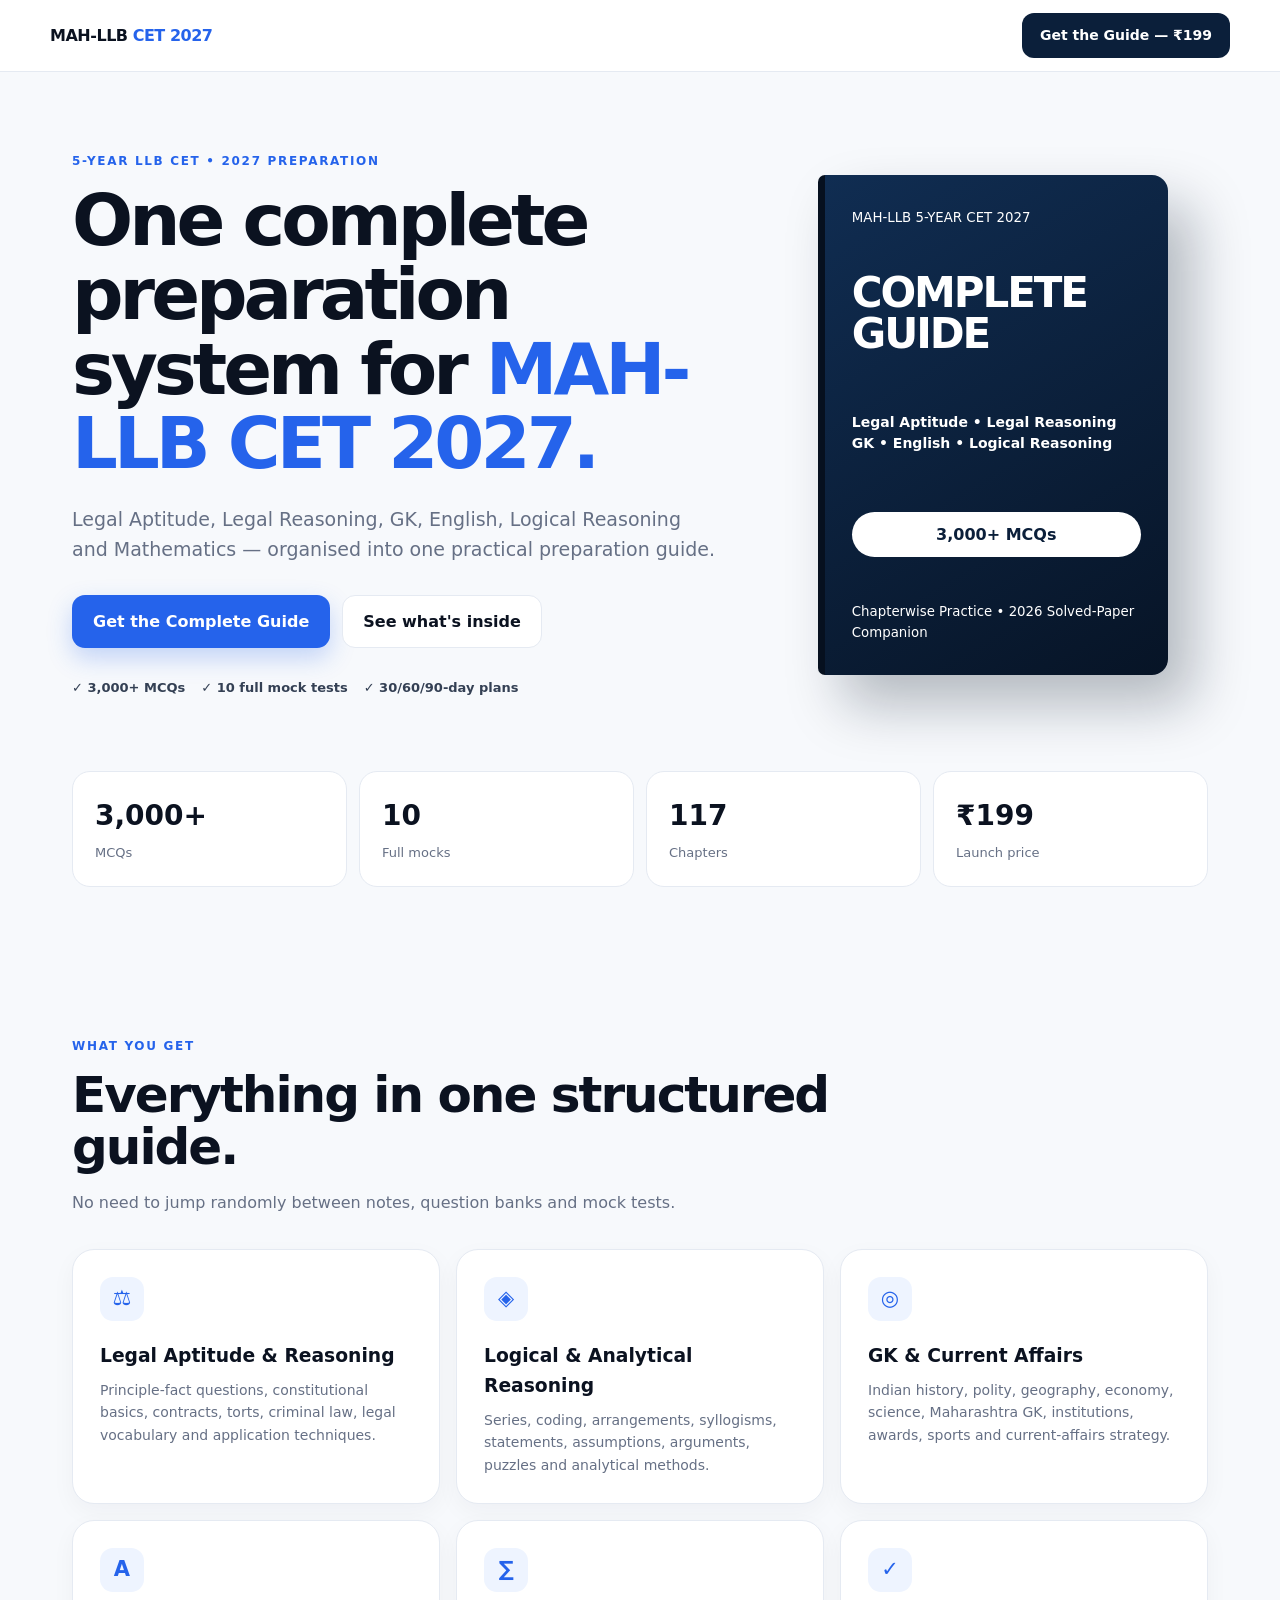
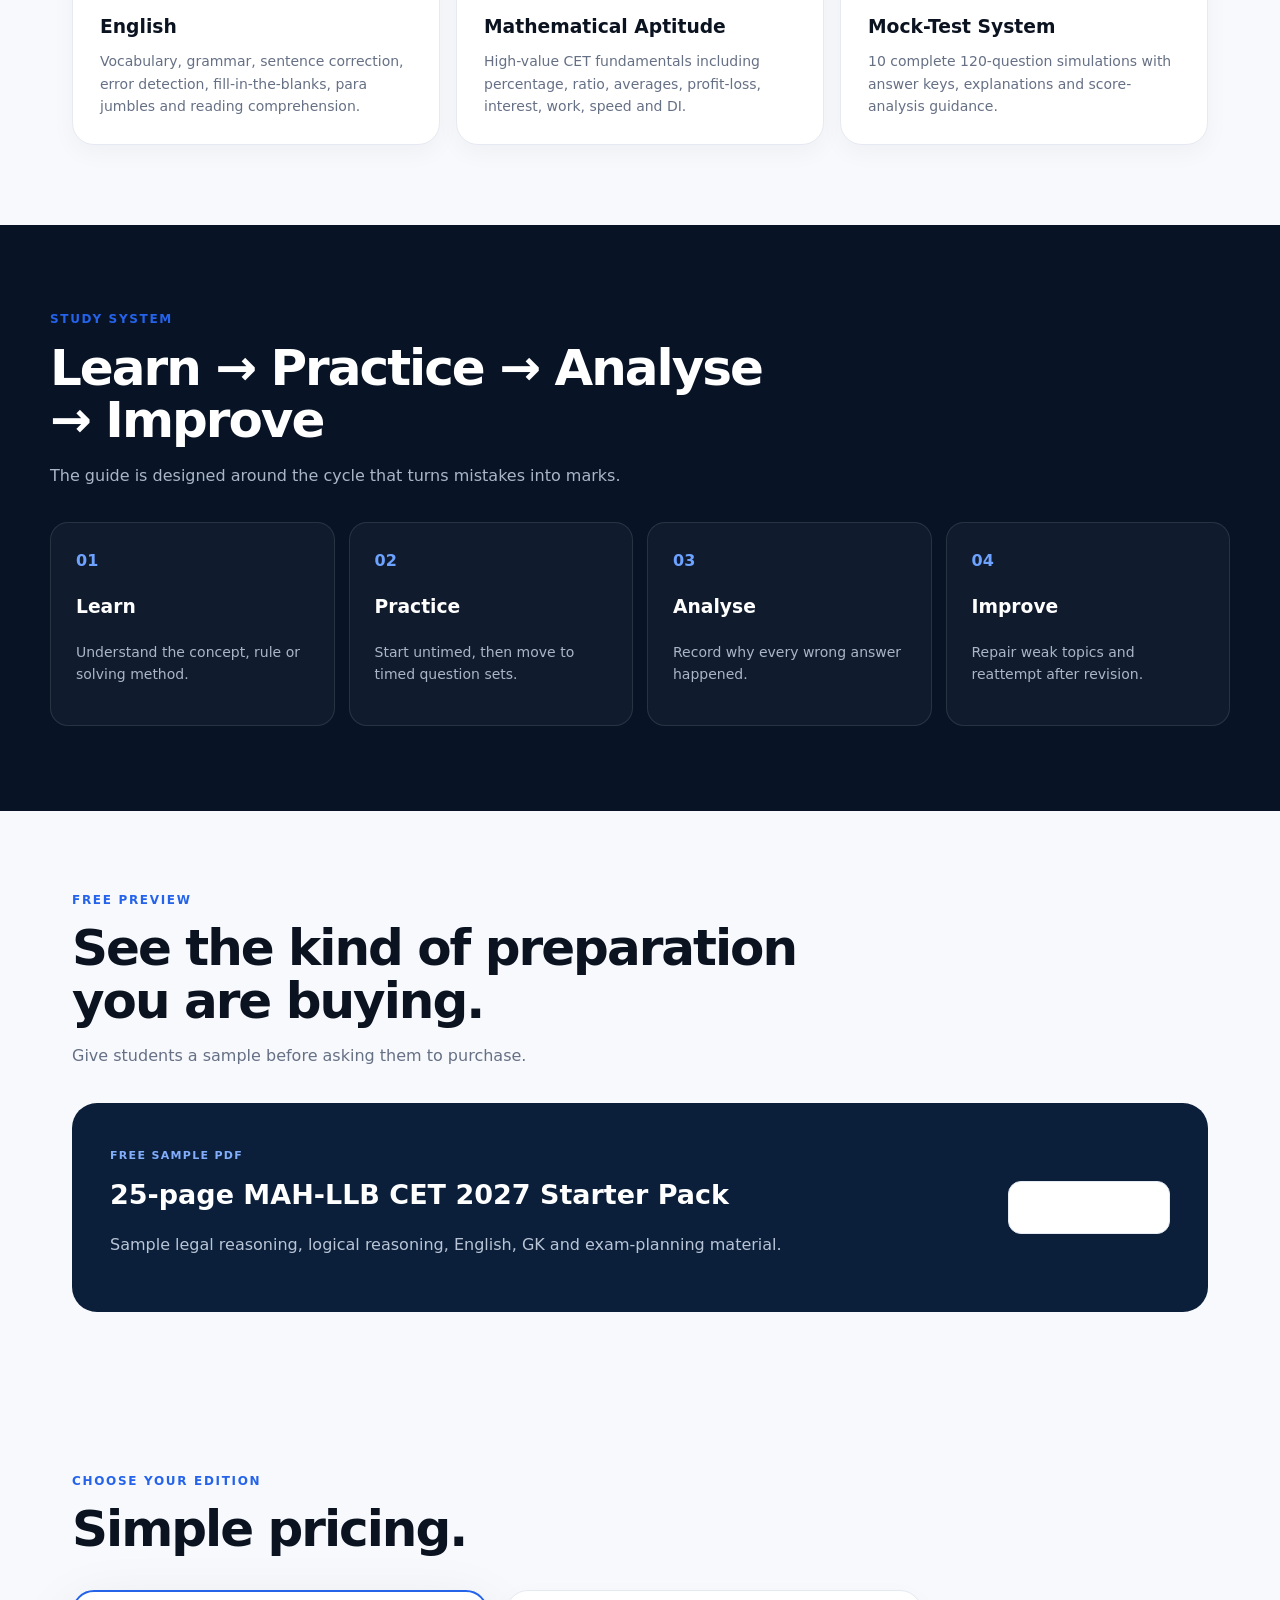
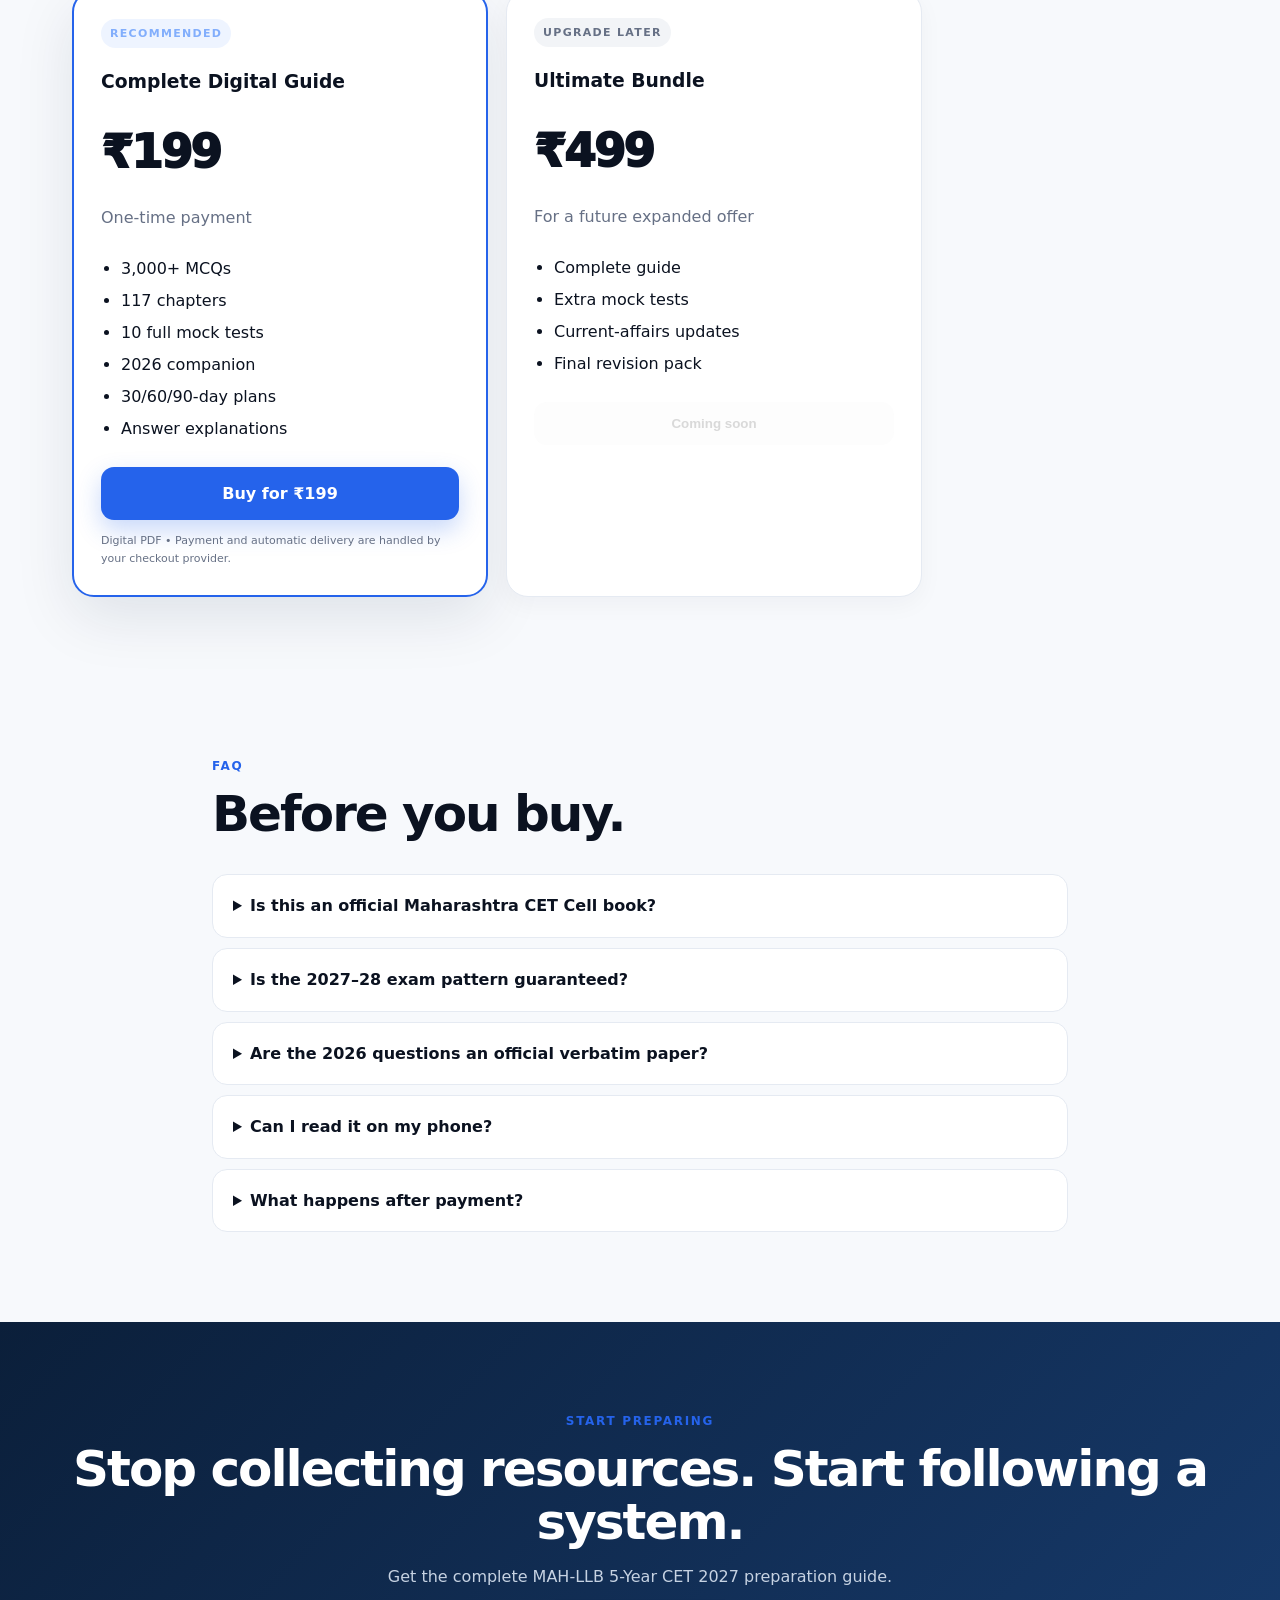
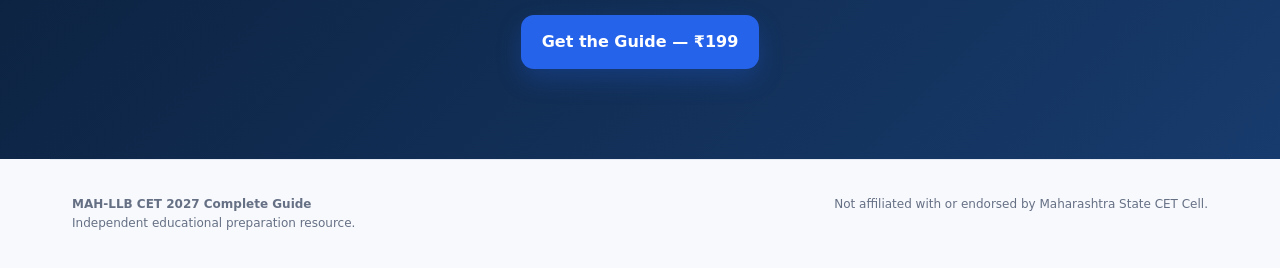
<file: index.html>
<!doctype html>
<html lang="en">
<head>
  <meta charset="utf-8">
  <meta name="viewport" content="width=device-width, initial-scale=1">
  <meta name="description" content="MAH-LLB 5-Year CET 2027 Complete Guide — 3,000+ MCQs, chapterwise practice, 2026 solved-paper companion and full mock tests.">
  <title>MAH-LLB CET 2027 Complete Guide | 3,000+ MCQs</title>
  <link rel="stylesheet" href="style.css">
</head>
<body>
  <header class="nav">
    <a class="brand" href="#top">MAH-LLB <span>CET 2027</span></a>
    <a class="nav-cta" href="#buy">Get the Guide — ₹199</a>
  </header>

  <main id="top">
    <section class="hero">
      <div class="hero-copy">
        <div class="eyebrow">5-YEAR LLB CET • 2027 PREPARATION</div>
        <h1>One complete preparation system for <span>MAH-LLB CET 2027.</span></h1>
        <p class="lead">Legal Aptitude, Legal Reasoning, GK, English, Logical Reasoning and Mathematics — organised into one practical preparation guide.</p>
        <div class="hero-actions">
          <a class="btn primary" href="#buy">Get the Complete Guide</a>
          <a class="btn secondary" href="#inside">See what's inside</a>
        </div>
        <div class="trust-row">
          <span>✓ 3,000+ MCQs</span>
          <span>✓ 10 full mock tests</span>
          <span>✓ 30/60/90-day plans</span>
        </div>
      </div>
      <div class="book-card" aria-label="Book preview">
        <div class="book-cover">
          <small>MAH-LLB 5-YEAR CET 2027</small>
          <strong>COMPLETE<br>GUIDE</strong>
          <p>Legal Aptitude • Legal Reasoning<br>GK • English • Logical Reasoning</p>
          <div class="cover-badge">3,000+ MCQs</div>
          <small>Chapterwise Practice • 2026 Solved-Paper Companion</small>
        </div>
      </div>
    </section>

    <section class="stats">
      <div><b>3,000+</b><span>MCQs</span></div>
      <div><b>10</b><span>Full mocks</span></div>
      <div><b>117</b><span>Chapters</span></div>
      <div><b>₹199</b><span>Launch price</span></div>
    </section>

    <section id="inside" class="section">
      <div class="section-head">
        <div class="eyebrow">WHAT YOU GET</div>
        <h2>Everything in one structured guide.</h2>
        <p>No need to jump randomly between notes, question banks and mock tests.</p>
      </div>
      <div class="grid">
        <article><div class="icon">⚖</div><h3>Legal Aptitude & Reasoning</h3><p>Principle-fact questions, constitutional basics, contracts, torts, criminal law, legal vocabulary and application techniques.</p></article>
        <article><div class="icon">◈</div><h3>Logical & Analytical Reasoning</h3><p>Series, coding, arrangements, syllogisms, statements, assumptions, arguments, puzzles and analytical methods.</p></article>
        <article><div class="icon">◎</div><h3>GK & Current Affairs</h3><p>Indian history, polity, geography, economy, science, Maharashtra GK, institutions, awards, sports and current-affairs strategy.</p></article>
        <article><div class="icon">A</div><h3>English</h3><p>Vocabulary, grammar, sentence correction, error detection, fill-in-the-blanks, para jumbles and reading comprehension.</p></article>
        <article><div class="icon">∑</div><h3>Mathematical Aptitude</h3><p>High-value CET fundamentals including percentage, ratio, averages, profit-loss, interest, work, speed and DI.</p></article>
        <article><div class="icon">✓</div><h3>Mock-Test System</h3><p>10 complete 120-question simulations with answer keys, explanations and score-analysis guidance.</p></article>
      </div>
    </section>

    <section class="dark-section">
      <div class="section-head">
        <div class="eyebrow">STUDY SYSTEM</div>
        <h2>Learn → Practice → Analyse → Improve</h2>
        <p>The guide is designed around the cycle that turns mistakes into marks.</p>
      </div>
      <div class="steps">
        <div><b>01</b><h3>Learn</h3><p>Understand the concept, rule or solving method.</p></div>
        <div><b>02</b><h3>Practice</h3><p>Start untimed, then move to timed question sets.</p></div>
        <div><b>03</b><h3>Analyse</h3><p>Record why every wrong answer happened.</p></div>
        <div><b>04</b><h3>Improve</h3><p>Repair weak topics and reattempt after revision.</p></div>
      </div>
    </section>

    <section class="section preview">
      <div class="section-head">
        <div class="eyebrow">FREE PREVIEW</div>
        <h2>See the kind of preparation you are buying.</h2>
        <p>Give students a sample before asking them to purchase.</p>
      </div>
      <div class="preview-box">
        <div>
          <span class="preview-label">FREE SAMPLE PDF</span>
          <h3>25-page MAH-LLB CET 2027 Starter Pack</h3>
          <p>Sample legal reasoning, logical reasoning, English, GK and exam-planning material.</p>
        </div>
        <a class="btn secondary" href="sample.html">Open Sample</a>
      </div>
    </section>

    <section class="section plans">
      <div class="section-head">
        <div class="eyebrow">CHOOSE YOUR EDITION</div>
        <h2>Simple pricing.</h2>
      </div>
      <div class="pricing">
        <article class="price-card featured">
          <span class="pill">RECOMMENDED</span>
          <h3>Complete Digital Guide</h3>
          <div class="price">₹199</div>
          <p class="muted">One-time payment</p>
          <ul>
            <li>3,000+ MCQs</li><li>117 chapters</li><li>10 full mock tests</li><li>2026 companion</li><li>30/60/90-day plans</li><li>Answer explanations</li>
          </ul>
          <a id="buy" class="btn primary wide" href="#" data-checkout>Buy for ₹199</a>
          <small>Digital PDF • Payment and automatic delivery are handled by your checkout provider.</small>
        </article>
        <article class="price-card">
          <span class="pill subtle">UPGRADE LATER</span>
          <h3>Ultimate Bundle</h3>
          <div class="price">₹499</div>
          <p class="muted">For a future expanded offer</p>
          <ul><li>Complete guide</li><li>Extra mock tests</li><li>Current-affairs updates</li><li>Final revision pack</li></ul>
          <button class="btn disabled wide" disabled>Coming soon</button>
        </article>
      </div>
    </section>

    <section class="section faq">
      <div class="section-head"><div class="eyebrow">FAQ</div><h2>Before you buy.</h2></div>
      <details><summary>Is this an official Maharashtra CET Cell book?</summary><p>No. It is an independent preparation resource and must not be represented as an official CET Cell publication.</p></details>
      <details><summary>Is the 2027–28 exam pattern guaranteed?</summary><p>No. The guide uses the latest verified 2026–27 brochure as its baseline. Students should verify the official 2027–28 brochure when released.</p></details>
      <details><summary>Are the 2026 questions an official verbatim paper?</summary><p>No. The companion is clearly labelled as reconstructed/original practice material and should not be marketed as an official verbatim paper.</p></details>
      <details><summary>Can I read it on my phone?</summary><p>Yes. The PDF is designed for A4 printing while using readable typography for mobile PDF viewers.</p></details>
      <details><summary>What happens after payment?</summary><p>Your checkout provider should automatically show or email the digital download. Configure the payment link before launch.</p></details>
    </section>

    <section class="final-cta">
      <div class="eyebrow">START PREPARING</div>
      <h2>Stop collecting resources. Start following a system.</h2>
      <p>Get the complete MAH-LLB 5-Year CET 2027 preparation guide.</p>
      <a class="btn primary" href="#buy">Get the Guide — ₹199</a>
    </section>
  </main>

  <footer>
    <div><strong>MAH-LLB CET 2027 Complete Guide</strong><br><span>Independent educational preparation resource.</span></div>
    <div>Not affiliated with or endorsed by Maharashtra State CET Cell.</div>
  </footer>

  <script src="script.js"></script>
</body>
</html>
</file>
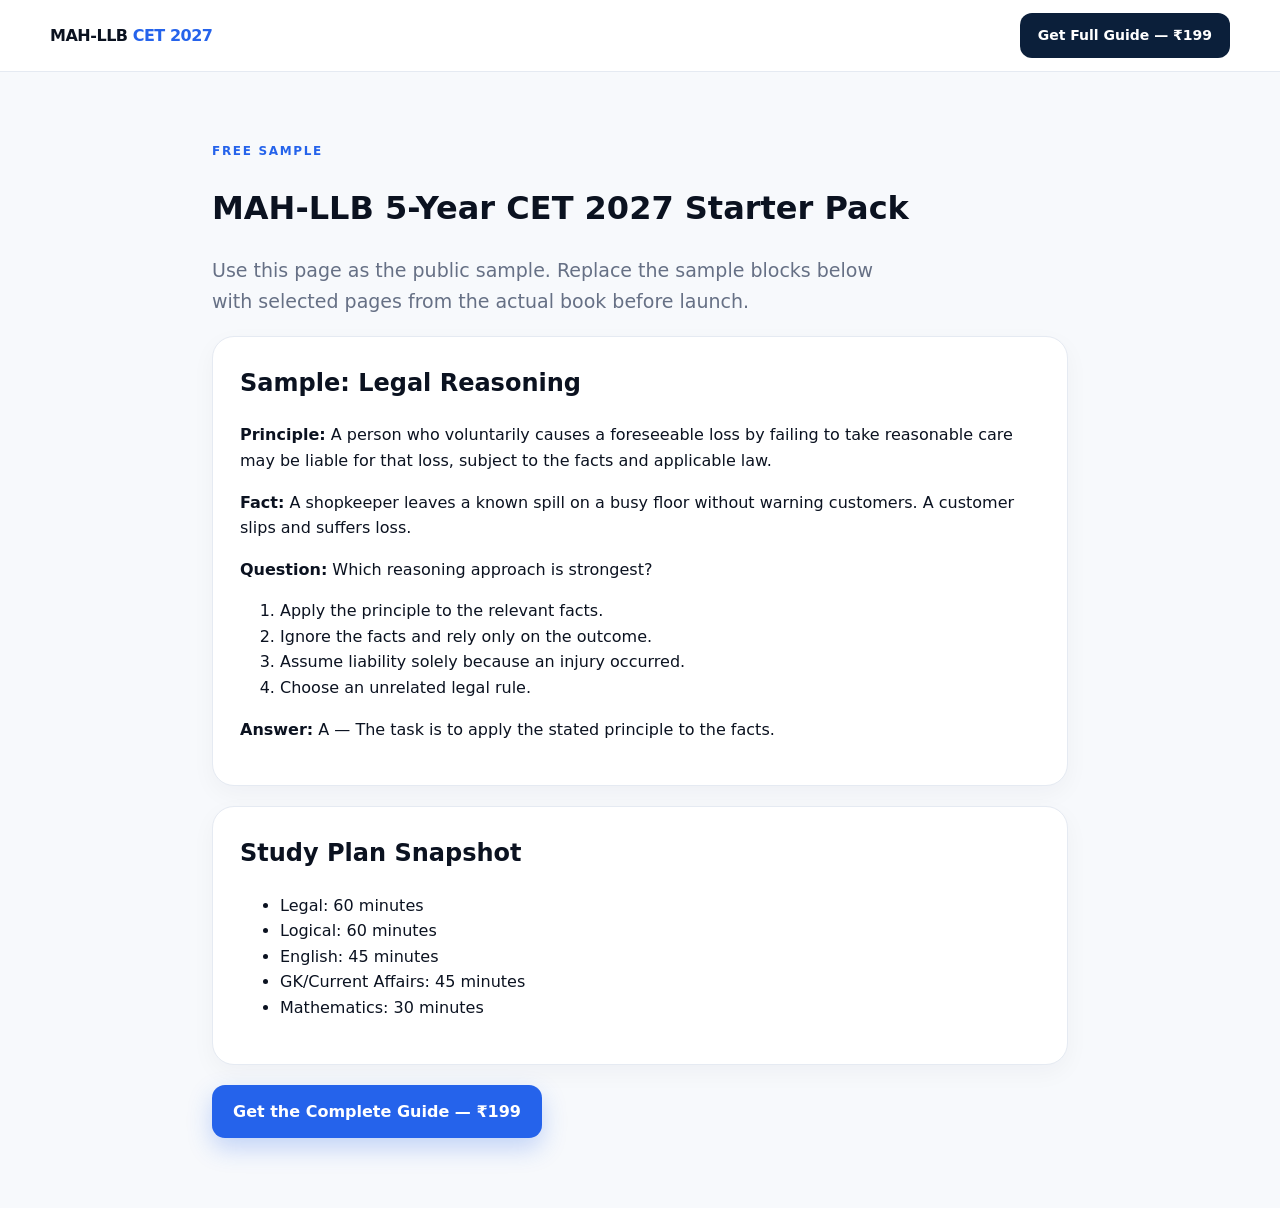
<file: sample.html>
<!doctype html>
<html lang="en">
<head>
<meta charset="utf-8"><meta name="viewport" content="width=device-width,initial-scale=1">
<title>Free Sample | MAH-LLB CET 2027</title><link rel="stylesheet" href="style.css">
</head>
<body>
<header class="nav"><a class="brand" href="index.html">MAH-LLB <span>CET 2027</span></a><a class="nav-cta" href="index.html#buy">Get Full Guide — ₹199</a></header>
<main class="sample-page">
<div class="eyebrow">FREE SAMPLE</div>
<h1>MAH-LLB 5-Year CET 2027 Starter Pack</h1>
<p class="lead">Use this page as the public sample. Replace the sample blocks below with selected pages from the actual book before launch.</p>
<div class="sample-card"><h2>Sample: Legal Reasoning</h2><p><b>Principle:</b> A person who voluntarily causes a foreseeable loss by failing to take reasonable care may be liable for that loss, subject to the facts and applicable law.</p><p><b>Fact:</b> A shopkeeper leaves a known spill on a busy floor without warning customers. A customer slips and suffers loss.</p><p><b>Question:</b> Which reasoning approach is strongest?</p><ol><li>Apply the principle to the relevant facts.</li><li>Ignore the facts and rely only on the outcome.</li><li>Assume liability solely because an injury occurred.</li><li>Choose an unrelated legal rule.</li></ol><p><b>Answer:</b> A — The task is to apply the stated principle to the facts.</p></div>
<div class="sample-card"><h2>Study Plan Snapshot</h2><ul><li>Legal: 60 minutes</li><li>Logical: 60 minutes</li><li>English: 45 minutes</li><li>GK/Current Affairs: 45 minutes</li><li>Mathematics: 30 minutes</li></ul></div>
<a class="btn primary" href="index.html#buy">Get the Complete Guide — ₹199</a>
</main>
</body></html>
</file>
<file: style.css>
:root{
  --bg:#f7f9fc;--card:#fff;--ink:#0b1220;--muted:#667085;--navy:#0b1f3a;
  --blue:#2563eb;--blue2:#1d4ed8;--line:#e5eaf2;--soft:#eef4ff;--dark:#081426;
  --shadow:0 20px 60px rgba(12,31,58,.10);--radius:22px;
}
*{box-sizing:border-box}html{scroll-behavior:smooth}body{margin:0;font-family:Inter,ui-sans-serif,system-ui,-apple-system,Segoe UI,Roboto,Arial,sans-serif;color:var(--ink);background:var(--bg);line-height:1.6}
a{text-decoration:none;color:inherit}.nav{height:72px;padding:0 max(22px,calc((100% - 1180px)/2));display:flex;align-items:center;justify-content:space-between;background:rgba(255,255,255,.92);border-bottom:1px solid var(--line);position:sticky;top:0;z-index:20;backdrop-filter:blur(12px)}
.brand{font-weight:900;letter-spacing:-.03em}.brand span{color:var(--blue)}.nav-cta{background:var(--navy);color:#fff;padding:11px 18px;border-radius:12px;font-weight:800;font-size:14px}
.hero{max-width:1180px;margin:auto;padding:80px 22px 72px;display:grid;grid-template-columns:1.2fr .8fr;gap:60px;align-items:center}.eyebrow{font-size:12px;font-weight:900;letter-spacing:.14em;color:var(--blue);margin-bottom:12px}.hero h1{font-size:clamp(42px,6vw,72px);line-height:1.03;letter-spacing:-.055em;margin:0 0 24px}.hero h1 span{color:var(--blue)}.lead{font-size:19px;color:var(--muted);max-width:680px}.hero-actions{display:flex;gap:12px;flex-wrap:wrap;margin:30px 0}.btn{display:inline-flex;justify-content:center;align-items:center;border-radius:13px;padding:13px 20px;font-weight:900;border:1px solid transparent;cursor:pointer}.primary{background:var(--blue);color:#fff;box-shadow:0 10px 25px rgba(37,99,235,.25)}.primary:hover{background:var(--blue2)}.secondary{background:#fff;border-color:var(--line)}.wide{width:100%}.disabled{opacity:.5;cursor:not-allowed}.trust-row{display:flex;gap:16px;flex-wrap:wrap;font-size:13px;color:#344054;font-weight:700}
.book-card{display:flex;justify-content:center}.book-cover{width:min(350px,80vw);aspect-ratio:.70;background:linear-gradient(150deg,#102d52,#071426);color:#fff;border-radius:7px 16px 16px 7px;box-shadow:25px 30px 55px rgba(8,20,38,.28);padding:32px 27px;display:flex;flex-direction:column;justify-content:space-between;min-height:490px;border-left:7px solid #06101f}.book-cover strong{font-size:42px;line-height:.98;letter-spacing:-.05em}.book-cover p{font-weight:700;font-size:14px;line-height:1.5}.cover-badge{background:#fff;color:#0b1f3a;border-radius:99px;padding:10px 14px;font-weight:900;text-align:center}
.stats{max-width:1180px;margin:0 auto 70px;padding:0 22px;display:grid;grid-template-columns:repeat(4,1fr);gap:12px}.stats div{background:#fff;border:1px solid var(--line);padding:22px;border-radius:18px}.stats b{display:block;font-size:28px}.stats span{color:var(--muted);font-size:13px}
.section{max-width:1180px;margin:auto;padding:80px 22px}.section-head{max-width:760px;margin-bottom:34px}.section h2,.dark-section h2,.final-cta h2{font-size:clamp(32px,4vw,50px);line-height:1.05;letter-spacing:-.04em;margin:0 0 12px}.section-head p{color:var(--muted)}.grid{display:grid;grid-template-columns:repeat(3,1fr);gap:16px}.grid article,.price-card,.sample-card{background:var(--card);border:1px solid var(--line);border-radius:var(--radius);padding:27px;box-shadow:0 8px 25px rgba(15,23,42,.04)}.icon{width:44px;height:44px;border-radius:13px;background:var(--soft);display:grid;place-items:center;color:var(--blue);font-weight:900;font-size:21px;margin-bottom:20px}.grid h3{margin:0 0 8px}.grid p{margin:0;color:var(--muted);font-size:14px}
.dark-section{background:var(--dark);color:#fff;padding:85px max(22px,calc((100% - 1180px)/2))}.dark-section .section-head{max-width:720px}.dark-section .section-head p{color:#aab6c8}.steps{display:grid;grid-template-columns:repeat(4,1fr);gap:14px}.steps div{border:1px solid rgba(255,255,255,.1);border-radius:18px;padding:25px;background:rgba(255,255,255,.035)}.steps b{color:#6ea2ff}.steps p{color:#aab6c8;font-size:14px}
.preview-box{background:var(--navy);color:#fff;border-radius:25px;padding:38px;display:flex;align-items:center;justify-content:space-between;gap:25px}.preview-box p{color:#b9c5d6}.preview-label,.pill{font-size:11px;font-weight:900;letter-spacing:.12em;color:#82aefc}.preview-box h3{font-size:27px;margin:7px 0}
.pricing{display:grid;grid-template-columns:1fr 1fr;gap:18px;max-width:850px}.price-card{position:relative}.price-card.featured{border:2px solid var(--blue);box-shadow:var(--shadow)}.pill{display:inline-block;background:var(--soft);padding:6px 9px;border-radius:99px}.pill.subtle{color:var(--muted);background:#f2f4f7}.price{font-size:46px;font-weight:950;letter-spacing:-.05em;margin:10px 0}.muted{color:var(--muted)}.price-card ul{padding-left:20px;line-height:2;margin:22px 0}.price-card small{display:block;color:var(--muted);margin-top:12px;font-size:11px}
.faq{max-width:900px}.faq details{background:#fff;border:1px solid var(--line);border-radius:15px;margin:10px 0;padding:18px 20px}.faq summary{cursor:pointer;font-weight:800}.faq details p{color:var(--muted)}
.final-cta{background:linear-gradient(135deg,#0b1f3a,#173b6d);color:#fff;text-align:center;padding:90px 22px}.final-cta p{color:#c6d2e2;margin-bottom:25px}
footer{max-width:1180px;margin:auto;padding:35px 22px;display:flex;justify-content:space-between;gap:25px;color:var(--muted);font-size:12px;border-top:1px solid var(--line)}
.sample-page{max-width:900px;margin:auto;padding:70px 22px}.sample-card{margin:20px 0}.sample-card h2{margin-top:0}
@media(max-width:850px){.hero{grid-template-columns:1fr;padding-top:55px}.book-card{order:-1}.grid{grid-template-columns:1fr 1fr}.steps{grid-template-columns:1fr 1fr}.stats{grid-template-columns:1fr 1fr}.pricing{grid-template-columns:1fr}.preview-box{display:block}.preview-box .btn{margin-top:15px}footer{display:block}footer div+div{margin-top:12px}}
@media(max-width:560px){.nav{height:64px}.nav-cta{font-size:12px;padding:9px 12px}.hero h1{font-size:43px}.grid,.steps{grid-template-columns:1fr}.stats{grid-template-columns:1fr 1fr}.book-cover{min-height:420px}.book-cover strong{font-size:34px}.section,.hero{padding-left:17px;padding-right:17px}}
</file>
